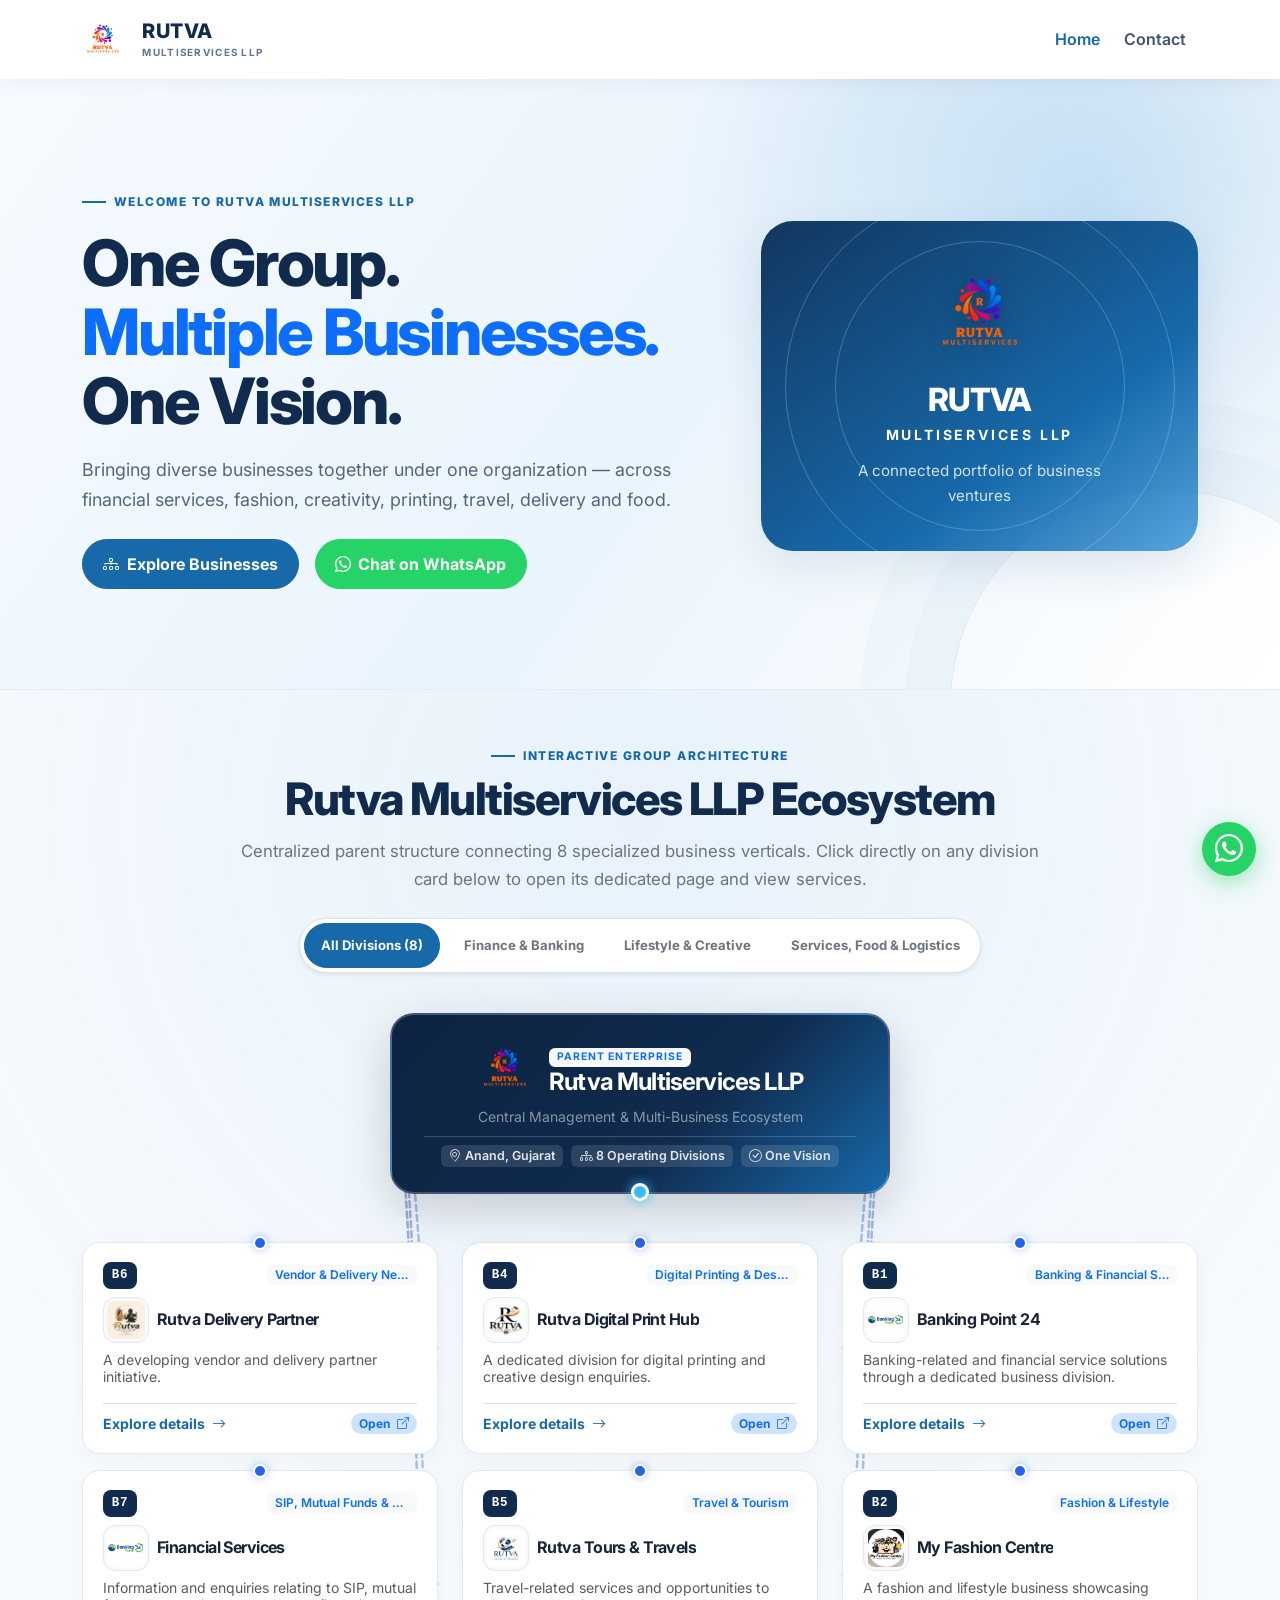
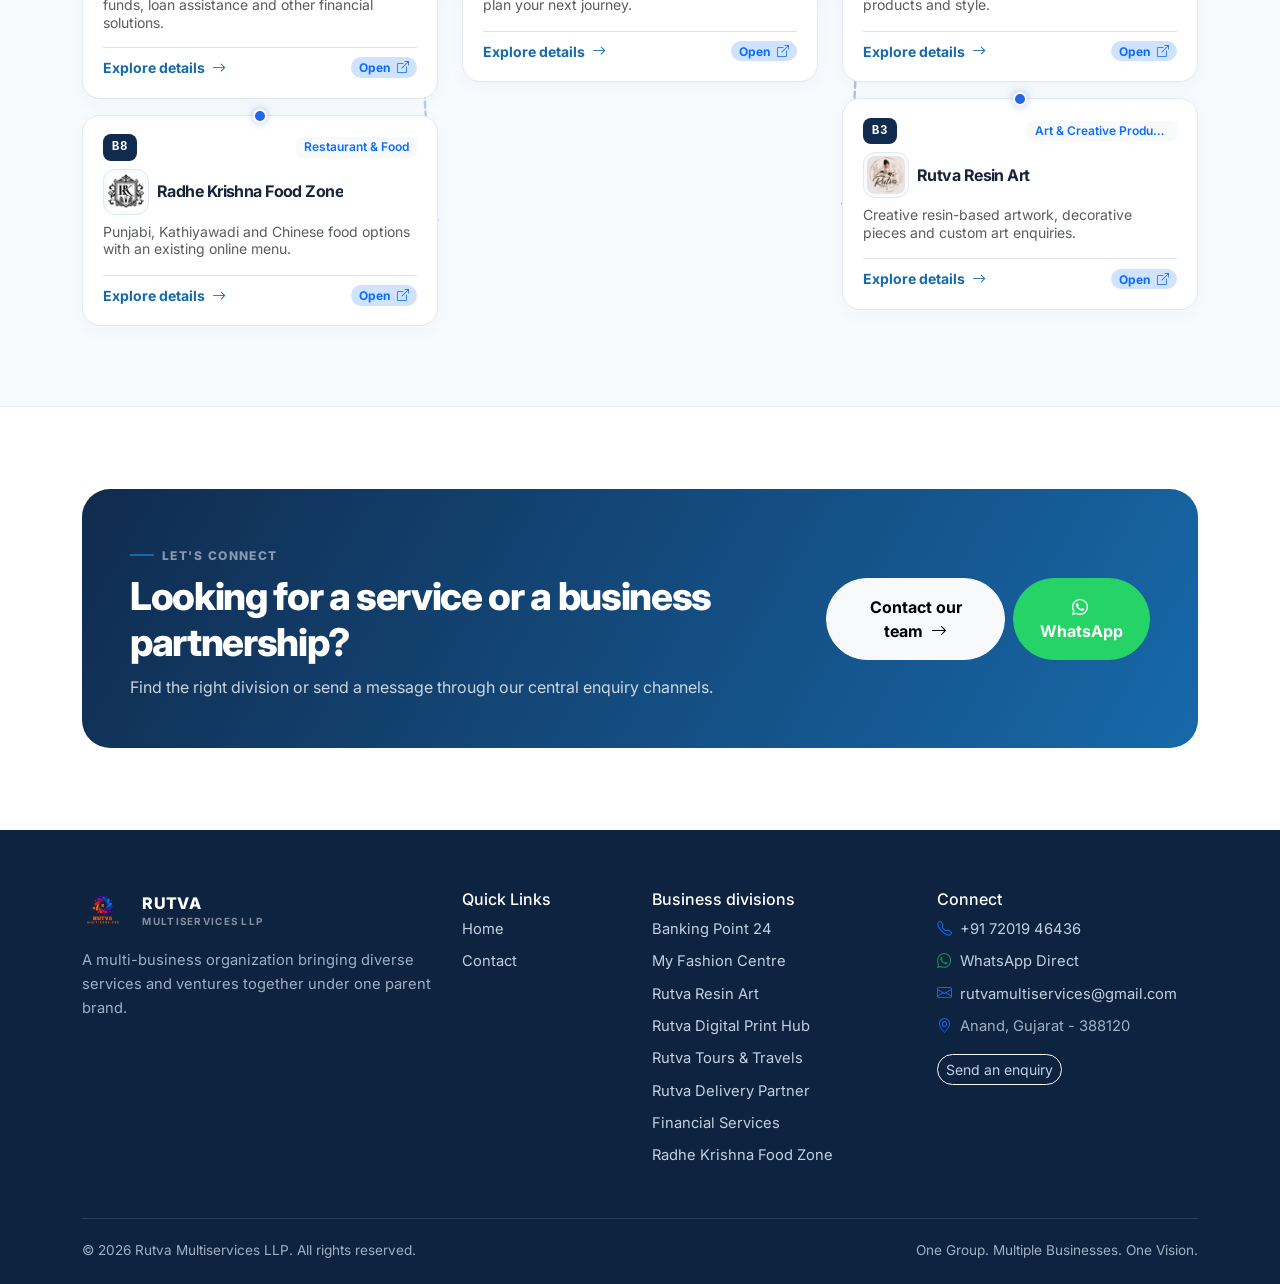
<file: index.html>
<!doctype html>
<html lang="en">
<head>
  <meta charset="utf-8">
  <meta name="viewport" content="width=device-width, initial-scale=1">
  <meta name="theme-color" content="#102b4e">
  <meta name="description" content="Rutva Multiservices LLP brings together diverse business divisions across financial services, fashion, creative arts, printing, travel, delivery and food.">
  <title>Home | Rutva Multiservices LLP</title>
  <link rel="preconnect" href="https://fonts.googleapis.com">
  <link rel="preconnect" href="https://fonts.gstatic.com" crossorigin>
  <link href="https://fonts.googleapis.com/css2?family=Inter:wght@400;500;600;700;800&display=swap" rel="stylesheet">
  <link href="https://cdn.jsdelivr.net/npm/bootstrap@5.3.3/dist/css/bootstrap.min.css" rel="stylesheet">
  <link href="https://cdn.jsdelivr.net/npm/bootstrap-icons@1.11.3/font/bootstrap-icons.min.css" rel="stylesheet">
  <link href="css/style.css" rel="stylesheet">
  <link rel="icon" href="assets/images/favicon.svg" type="image/svg+xml">
</head>
<body>
  <!-- Initial Branded Loading Screen -->
  <div id="sitePreloader" class="site-preloader">
    <div class="preloader-content text-center">
      <div class="preloader-brand">
        <img src="assets/images/Rutva Multiservices LLP.png" alt="Rutva Multiservices LLP" class="mb-3 mx-auto" style="max-height:75px;max-width:240px;object-fit:contain;">
        <h2 class="text-white mb-1 fw-bold" style="letter-spacing:0.06em;">RUTVA</h2>
        <div class="small text-white-50 text-uppercase fw-semibold" style="letter-spacing:0.25em;">Multiservices LLP</div>
      </div>
      <div class="preloader-bar mt-4">
        <div class="preloader-progress"></div>
      </div>
      <div class="small text-white-50 mt-2" style="font-size:0.75rem;">Loading Business Ecosystem...</div>
    </div>
  </div>

  <!-- Navbar: Cleaned (About Us, Our Businesses & Contact Button Removed) -->
  <nav class="navbar navbar-expand-lg sticky-top">
    <div class="container">
      <a class="navbar-brand d-flex align-items-center" href="index.html">
        <img src="assets/images/Rutva Multiservices LLP.png" alt="Rutva Logo" class="navbar-logo-img me-2">
        <span class="brand-copy">RUTVA<small>MULTISERVICES LLP</small></span>
      </a>
      <button class="navbar-toggler" type="button" data-bs-toggle="collapse" data-bs-target="#mainNav" aria-controls="mainNav" aria-expanded="false" aria-label="Toggle navigation">
        <span class="navbar-toggler-icon"></span>
      </button>
      <div class="collapse navbar-collapse" id="mainNav">
        <ul class="navbar-nav ms-auto align-items-lg-center">
          <li class="nav-item"><a class="nav-link active" aria-current="page" href="index.html">Home</a></li>
          <li class="nav-item"><a class="nav-link" href="contact.html">Contact</a></li>
        </ul>
      </div>
    </div>
  </nav>

  <!-- Hero Section -->
  <header class="hero">
    <div class="container position-relative">
      <div class="row align-items-center g-5">
        <div class="col-lg-7 reveal">
          <span class="eyebrow">Welcome to Rutva Multiservices LLP</span>
          <h1>One Group.<br><span class="text-primary">Multiple Businesses.</span><br>One Vision.</h1>
          <p>Bringing diverse businesses together under one organization — across financial services, fashion, creativity, printing, travel, delivery and food.</p>
          <div class="d-flex flex-wrap gap-3 mt-4">
            <a class="btn btn-primary" href="#groupEcosystem"><i class="bi bi-diagram-3 me-1"></i> Explore Businesses</a>
            <a class="btn btn-whatsapp" href="https://wa.me/917201946436?text=Hi%20Rutva%20Multiservices%2C%20I%20have%20an%20enquiry" target="_blank" rel="noopener noreferrer">
              <i class="bi bi-whatsapp"></i> Chat on WhatsApp
            </a>
          </div>
        </div>
        <div class="col-lg-5">
          <div class="hero-art">
            <div class="hero-art-inner">
              <img src="assets/images/Rutva Multiservices LLP.png" alt="Rutva Multiservices LLP Logo" class="img-fluid mb-2" style="max-height:100px;filter:drop-shadow(0 4px 12px rgba(0,0,0,0.3));">
              <h2 class="text-white mt-2 mb-1">RUTVA</h2>
              <div class="small fw-bold text-uppercase" style="letter-spacing:.2em">Multiservices LLP</div>
              <p>A connected portfolio of business ventures</p>
            </div>
          </div>
        </div>
      </div>
    </div>
  </header>

  <!-- Interactive Dynamic Organization & Ecosystem Chart (Click Card to Directly View Business) -->
  <section class="section section-soft py-5 ecosystem-section" id="groupEcosystem">
    <div class="container">
      <div class="section-heading text-center mx-auto mb-4" style="max-width: 820px;">
        <span class="eyebrow justify-content-center">Interactive Group Architecture</span>
        <h2 class="mt-2">Rutva Multiservices LLP Ecosystem</h2>
        <p class="text-secondary mb-3">
          Centralized parent structure connecting 8 specialized business verticals. Click directly on any division card below to open its dedicated page and view services.
        </p>
        
        <!-- Filter / View Controls -->
        <div class="d-inline-flex flex-wrap justify-content-center gap-2 p-1 bg-white rounded-pill border shadow-sm mt-2" id="treeFilterGroup">
          <button class="btn btn-sm btn-primary rounded-pill px-3 filter-btn active" data-filter="all">All Divisions (8)</button>
          <button class="btn btn-sm btn-outline-secondary border-0 rounded-pill px-3 filter-btn" data-filter="finance">Finance & Banking</button>
          <button class="btn btn-sm btn-outline-secondary border-0 rounded-pill px-3 filter-btn" data-filter="creative">Lifestyle & Creative</button>
          <button class="btn btn-sm btn-outline-secondary border-0 rounded-pill px-3 filter-btn" data-filter="services">Services, Food & Logistics</button>
        </div>
      </div>

      <!-- Dynamic Flowchart Canvas with SVG Connecting Lines -->
      <div class="tree-canvas-wrapper" id="treeCanvasWrapper">
        <svg class="tree-lines-svg" id="treeSvg" aria-hidden="true">
          <defs>
            <linearGradient id="lineGradIdle" x1="0%" y1="0%" x2="100%" y2="100%">
              <stop offset="0%" stop-color="#1e3a8a" stop-opacity="0.45"/>
              <stop offset="100%" stop-color="#3b82f6" stop-opacity="0.3"/>
            </linearGradient>
            <linearGradient id="lineGradActive" x1="0%" y1="0%" x2="100%" y2="100%">
              <stop offset="0%" stop-color="#0284c7" stop-opacity="1"/>
              <stop offset="100%" stop-color="#38bdf8" stop-opacity="1"/>
            </linearGradient>
          </defs>
          <g id="treeLinesGroup"></g>
        </svg>

        <!-- Top Center Parent Node (Matching user sketch: Rutva Multi LLP) -->
        <div class="text-center mb-5 position-relative" style="z-index: 10;">
          <div class="parent-org-card mx-auto text-white shadow-lg" id="parentOrgCard">
            <div class="d-flex align-items-center justify-content-center gap-3 mb-2">
              <img src="assets/images/Rutva Multiservices LLP.png" alt="Rutva Logo" class="parent-logo-img">
              <div class="text-start">
                <span class="badge bg-light text-primary px-2 py-1 text-uppercase fw-bold" style="font-size:0.65rem; letter-spacing:0.1em;">Parent Enterprise</span>
                <h3 class="h4 mb-0 fw-bold text-white">Rutva Multiservices LLP</h3>
              </div>
            </div>
            <p class="small text-white-50 mb-2">Central Management & Multi-Business Ecosystem</p>
            <div class="parent-meta d-flex justify-content-center flex-wrap gap-2 pt-2 border-top border-white-10">
              <span class="badge bg-white-10"><i class="bi bi-geo-alt me-1"></i>Anand, Gujarat</span>
              <span class="badge bg-white-10"><i class="bi bi-diagram-3 me-1"></i>8 Operating Divisions</span>
              <span class="badge bg-white-10"><i class="bi bi-check-circle me-1"></i>One Vision</span>
            </div>
            <div class="connector-pin" id="parentPin"></div>
          </div>
        </div>

        <!-- Branch Child Nodes Arranged into 3 Columns Matching User Sketch -->
        <div class="row g-4 position-relative" id="childNodesGrid" style="z-index: 5;">
          <!-- Column 1 (Left): B6, B7, B8 -->
          <div class="col-lg-4 d-flex flex-column gap-3" id="treeColLeft"></div>
          <!-- Column 2 (Center): B4, B5 -->
          <div class="col-lg-4 d-flex flex-column gap-3" id="treeColCenter"></div>
          <!-- Column 3 (Right): B1, B2, B3 -->
          <div class="col-lg-4 d-flex flex-column gap-3" id="treeColRight"></div>
        </div>
      </div>
    </div>
  </section>


  <!-- CTA Section -->
  <section class="section">
    <div class="container">
      <div class="cta">
        <div class="row align-items-center g-4">
          <div class="col-lg-8">
            <span class="eyebrow text-white-50">Let's connect</span>
            <h2 class="mt-2">Looking for a service or a business partnership?</h2>
            <p class="mb-0">Find the right division or send a message through our central enquiry channels.</p>
          </div>
          <div class="col-lg-4 text-lg-end d-flex flex-column flex-sm-row justify-content-lg-end gap-2">
            <a class="btn btn-light rounded-pill fw-bold px-4 py-3" href="contact.html">Contact our team <i class="bi bi-arrow-right ms-1"></i></a>
            <a class="btn btn-success rounded-pill fw-bold px-4 py-3" href="https://wa.me/917201946436?text=Hi%20Rutva%20Multiservices%2C%20I%20have%20an%20enquiry" target="_blank" rel="noopener noreferrer" style="background:#25D366;border-color:#25D366;">
              <i class="bi bi-whatsapp me-1"></i> WhatsApp
            </a>
          </div>
        </div>
      </div>
    </div>
  </section>

  <footer class="footer">
    <div class="container">
      <div class="row g-4">
        <div class="col-lg-4">
          <a class="navbar-brand text-white d-flex align-items-center" href="index.html">
            <img src="assets/images/Rutva Multiservices LLP.png" alt="Rutva Logo" class="navbar-logo-img me-2">
            <span class="brand-copy text-white">RUTVA<small class="text-white-50">MULTISERVICES LLP</small></span>
          </a>
          <p class="footer-muted mt-3">A multi-business organization bringing diverse services and ventures together under one parent brand.</p>
        </div>
        <div class="col-6 col-lg-2">
          <h5>Quick Links</h5>
          <ul class="list-unstyled footer-muted">
            <li class="mb-2"><a href="index.html">Home</a></li>
            <li class="mb-2"><a href="contact.html">Contact</a></li>
          </ul>
        </div>
        <div class="col-6 col-lg-3">
          <h5>Business divisions</h5>
          <ul class="list-unstyled footer-muted" id="footerBusinesses"></ul>
        </div>
        <div class="col-lg-3">
          <h5>Connect</h5>
          <ul class="list-unstyled footer-muted mb-3">
            <li class="mb-2"><i class="bi bi-telephone me-2 text-primary"></i><a href="tel:+917201946436">+91 72019 46436</a></li>
            <li class="mb-2"><i class="bi bi-whatsapp me-2 text-success"></i><a href="https://wa.me/917201946436?text=Hi%20Rutva%20Multiservices%2C%20I%20have%20an%20enquiry" target="_blank" rel="noopener noreferrer">WhatsApp Direct</a></li>
            <li class="mb-2"><i class="bi bi-envelope me-2 text-primary"></i><a href="mailto:rutvamultiservices@gmail.com">rutvamultiservices@gmail.com</a></li>
            <li class="mb-2"><i class="bi bi-geo-alt me-2 text-primary"></i><span>Anand, Gujarat - 388120</span></li>
          </ul>
          <a class="btn btn-outline-light btn-sm rounded-pill" href="contact.html">Send an enquiry</a>
        </div>
      </div>
      <div class="footer-bottom d-flex flex-column flex-md-row justify-content-between gap-2">
        <span>© <span id="year"></span> Rutva Multiservices LLP. All rights reserved.</span>
        <span>One Group. Multiple Businesses. One Vision.</span>
      </div>
    </div>
  </footer>

  <!-- Floating WhatsApp Quick Connect Button -->
  <a href="https://wa.me/917201946436?text=Hi%20Rutva%20Multiservices%2C%20I%20have%20an%20enquiry" class="whatsapp-float" target="_blank" rel="noopener noreferrer" aria-label="Chat on WhatsApp" title="Chat on WhatsApp">
    <i class="bi bi-whatsapp"></i>
  </a>

  <script src="https://cdn.jsdelivr.net/npm/bootstrap@5.3.3/dist/js/bootstrap.bundle.min.js"></script>
  <script src="js/config.js"></script>
  <script src="js/businesses.js"></script>
  <script src="js/main.js"></script>
</body>
</html>
</file>
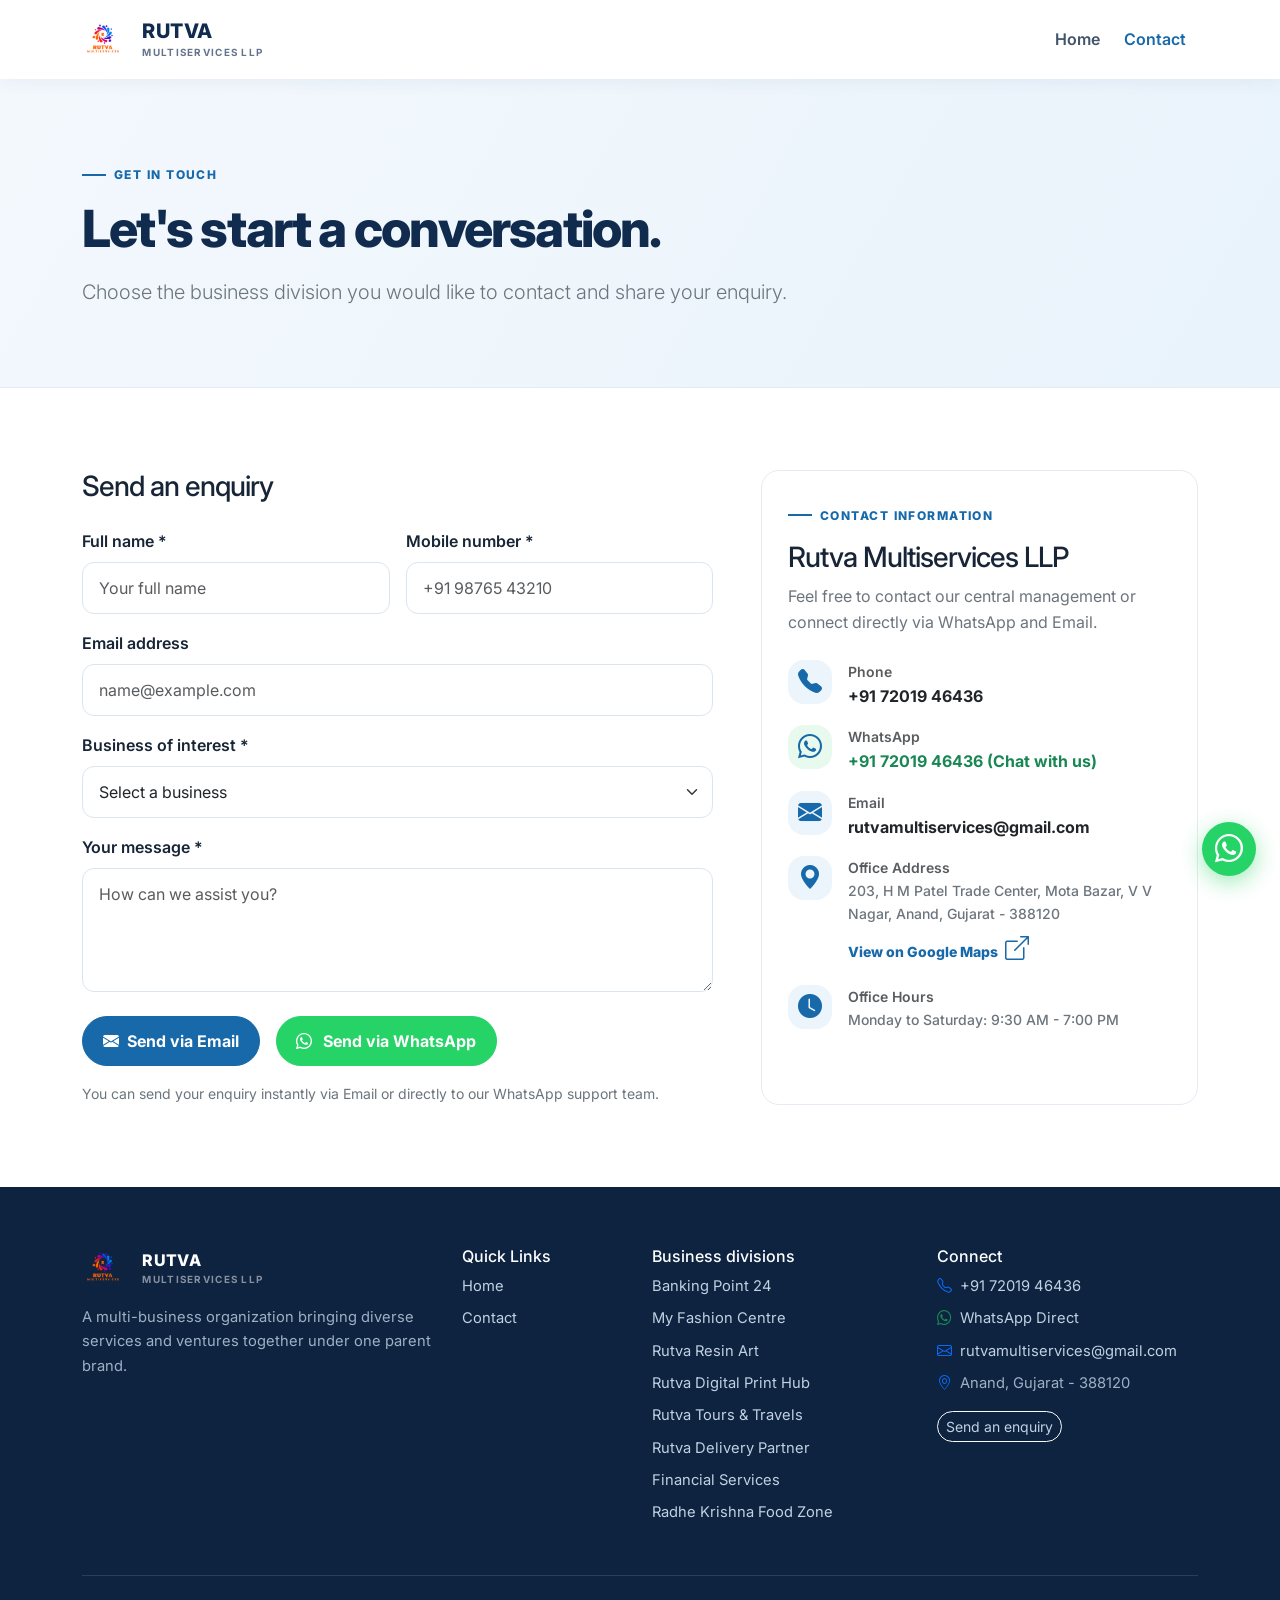
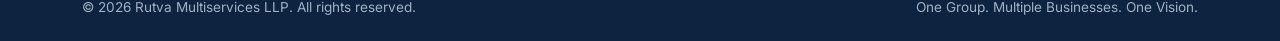
<file: contact.html>
<!doctype html>
<html lang="en">
<head>
  <meta charset="utf-8">
  <meta name="viewport" content="width=device-width, initial-scale=1">
  <meta name="theme-color" content="#102b4e">
  <meta name="description" content="Rutva Multiservices LLP brings together diverse business divisions across financial services, fashion, creative arts, printing, travel, delivery and food.">
  <title>Contact Us | Rutva Multiservices LLP</title>
  <link rel="preconnect" href="https://fonts.googleapis.com">
  <link rel="preconnect" href="https://fonts.gstatic.com" crossorigin>
  <link href="https://fonts.googleapis.com/css2?family=Inter:wght@400;500;600;700;800&display=swap" rel="stylesheet">
  <link href="https://cdn.jsdelivr.net/npm/bootstrap@5.3.3/dist/css/bootstrap.min.css" rel="stylesheet">
  <link href="https://cdn.jsdelivr.net/npm/bootstrap-icons@1.11.3/font/bootstrap-icons.min.css" rel="stylesheet">
  <link href="css/style.css" rel="stylesheet">
  <link rel="icon" href="assets/images/favicon.svg" type="image/svg+xml">
</head>
<body>
  <!-- Navbar: Cleaned (Only Home & Contact) -->
  <nav class="navbar navbar-expand-lg sticky-top">
    <div class="container">
      <a class="navbar-brand d-flex align-items-center" href="index.html">
        <img src="assets/images/Rutva Multiservices LLP.png" alt="Rutva Logo" class="navbar-logo-img me-2">
        <span class="brand-copy">RUTVA<small>MULTISERVICES LLP</small></span>
      </a>
      <button class="navbar-toggler" type="button" data-bs-toggle="collapse" data-bs-target="#mainNav" aria-controls="mainNav" aria-expanded="false" aria-label="Toggle navigation">
        <span class="navbar-toggler-icon"></span>
      </button>
      <div class="collapse navbar-collapse" id="mainNav">
        <ul class="navbar-nav ms-auto align-items-lg-center">
          <li class="nav-item"><a class="nav-link" href="index.html">Home</a></li>
          <li class="nav-item"><a class="nav-link active" aria-current="page" href="contact.html">Contact</a></li>
        </ul>
      </div>
    </div>
  </nav>

  <section class="page-hero">
    <div class="container">
      <div class="eyebrow">Get in touch</div>
      <h1>Let's start a conversation.</h1>
      <p class="lead text-secondary mb-0">Choose the business division you would like to contact and share your enquiry.</p>
    </div>
  </section>

  <section class="section">
    <div class="container">
      <div class="row g-5">
        <div class="col-lg-7">
          <h2 class="h3 mb-4">Send an enquiry</h2>
          <form id="contactForm" class="row g-3">
            <div class="col-md-6">
              <label class="form-label fw-semibold" for="name">Full name *</label>
              <input class="form-control" id="name" name="name" placeholder="Your full name" required>
            </div>
            <div class="col-md-6">
              <label class="form-label fw-semibold" for="phone">Mobile number *</label>
              <input class="form-control" id="phone" name="phone" inputmode="tel" placeholder="+91 98765 43210" required>
            </div>
            <div class="col-12">
              <label class="form-label fw-semibold" for="email">Email address</label>
              <input class="form-control" id="email" name="email" type="email" placeholder="name@example.com">
            </div>
            <div class="col-12">
              <label class="form-label fw-semibold" for="business">Business of interest *</label>
              <select class="form-select" id="business" name="business" required>
                <option value="">Select a business</option>
              </select>
            </div>
            <div class="col-12">
              <label class="form-label fw-semibold" for="message">Your message *</label>
              <textarea class="form-control" id="message" name="message" rows="4" placeholder="How can we assist you?" required></textarea>
            </div>
            <div class="col-12 d-flex flex-wrap gap-3 pt-2">
              <button class="btn btn-primary" type="submit" name="submitType" value="email">
                <i class="bi bi-envelope-fill me-1"></i> Send via Email
              </button>
              <button class="btn btn-whatsapp" type="submit" name="submitType" value="whatsapp">
                <i class="bi bi-whatsapp me-1"></i> Send via WhatsApp
              </button>
            </div>
            <div class="col-12">
              <div id="formFeedback" class="small text-secondary" aria-live="polite">
                You can send your enquiry instantly via Email or directly to our WhatsApp support team.
              </div>
            </div>
          </form>
        </div>
        <div class="col-lg-5">
          <div class="feature-box">
            <span class="eyebrow">Contact information</span>
            <h2 class="h3 mt-3">Rutva Multiservices LLP</h2>
            <p class="text-secondary">Feel free to contact our central management or connect directly via WhatsApp and Email.</p>
            
            <div class="d-flex flex-column gap-3 mt-4">
              <div class="d-flex align-items-start gap-3">
                <div class="business-icon mb-0 flex-shrink-0" style="width:44px;height:44px;font-size:1.15rem">
                  <i class="bi bi-telephone-fill"></i>
                </div>
                <div>
                  <div class="small text-muted fw-semibold">Phone</div>
                  <a href="tel:+917201946436" class="fw-bold text-dark text-decoration-none">+91 72019 46436</a>
                </div>
              </div>

              <div class="d-flex align-items-start gap-3">
                <div class="business-icon mb-0 flex-shrink-0" style="width:44px;height:44px;font-size:1.15rem;background:#e8f9ee;color:#25D366;">
                  <i class="bi bi-whatsapp"></i>
                </div>
                <div>
                  <div class="small text-muted fw-semibold">WhatsApp</div>
                  <a href="https://wa.me/917201946436?text=Hi%20Rutva%20Multiservices%2C%20I%20have%20an%20enquiry" target="_blank" rel="noopener noreferrer" class="fw-bold text-success text-decoration-none">
                    +91 72019 46436 (Chat with us)
                  </a>
                </div>
              </div>

              <div class="d-flex align-items-start gap-3">
                <div class="business-icon mb-0 flex-shrink-0" style="width:44px;height:44px;font-size:1.15rem">
                  <i class="bi bi-envelope-fill"></i>
                </div>
                <div>
                  <div class="small text-muted fw-semibold">Email</div>
                  <a href="mailto:rutvamultiservices@gmail.com" class="fw-bold text-dark text-decoration-none">rutvamultiservices@gmail.com</a>
                </div>
              </div>

              <div class="d-flex align-items-start gap-3">
                <div class="business-icon mb-0 flex-shrink-0" style="width:44px;height:44px;font-size:1.15rem">
                  <i class="bi bi-geo-alt-fill"></i>
                </div>
                <div>
                  <div class="small text-muted fw-semibold">Office Address</div>
                  <p class="mb-1 text-secondary small fw-medium">
                    203, H M Patel Trade Center, Mota Bazar, V V Nagar, Anand, Gujarat - 388120
                  </p>
                  <a href="https://www.google.com/maps/search/?api=1&query=H+M+Patel+Trade+center+Mota+bazar+V+V+Nagar+Anand" target="_blank" rel="noopener noreferrer" class="small text-link">
                    View on Google Maps <i class="bi bi-box-arrow-up-right ms-1"></i>
                  </a>
                </div>
              </div>

              <div class="d-flex align-items-start gap-3">
                <div class="business-icon mb-0 flex-shrink-0" style="width:44px;height:44px;font-size:1.15rem">
                  <i class="bi bi-clock-fill"></i>
                </div>
                <div>
                  <div class="small text-muted fw-semibold">Office Hours</div>
                  <p class="mb-0 text-secondary small fw-medium">Monday to Saturday: 9:30 AM - 7:00 PM</p>
                </div>
              </div>
            </div>
          </div>
        </div>
      </div>
    </div>
  </section>

  <footer class="footer">
    <div class="container">
      <div class="row g-4">
        <div class="col-lg-4">
          <a class="navbar-brand text-white d-flex align-items-center" href="index.html">
            <img src="assets/images/Rutva Multiservices LLP.png" alt="Rutva Logo" class="navbar-logo-img me-2">
            <span class="brand-copy text-white">RUTVA<small class="text-white-50">MULTISERVICES LLP</small></span>
          </a>
          <p class="footer-muted mt-3">A multi-business organization bringing diverse services and ventures together under one parent brand.</p>
        </div>
        <div class="col-6 col-lg-2">
          <h5>Quick Links</h5>
          <ul class="list-unstyled footer-muted">
            <li class="mb-2"><a href="index.html">Home</a></li>
            <li class="mb-2"><a href="contact.html">Contact</a></li>
          </ul>
        </div>
        <div class="col-6 col-lg-3">
          <h5>Business divisions</h5>
          <ul class="list-unstyled footer-muted" id="footerBusinesses"></ul>
        </div>
        <div class="col-lg-3">
          <h5>Connect</h5>
          <ul class="list-unstyled footer-muted mb-3">
            <li class="mb-2"><i class="bi bi-telephone me-2 text-primary"></i><a href="tel:+917201946436">+91 72019 46436</a></li>
            <li class="mb-2"><i class="bi bi-whatsapp me-2 text-success"></i><a href="https://wa.me/917201946436?text=Hi%20Rutva%20Multiservices%2C%20I%20have%20an%20enquiry" target="_blank" rel="noopener noreferrer">WhatsApp Direct</a></li>
            <li class="mb-2"><i class="bi bi-envelope me-2 text-primary"></i><a href="mailto:rutvamultiservices@gmail.com">rutvamultiservices@gmail.com</a></li>
            <li class="mb-2"><i class="bi bi-geo-alt me-2 text-primary"></i><span>Anand, Gujarat - 388120</span></li>
          </ul>
          <a class="btn btn-outline-light btn-sm rounded-pill" href="contact.html">Send an enquiry</a>
        </div>
      </div>
      <div class="footer-bottom d-flex flex-column flex-md-row justify-content-between gap-2">
        <span>© <span id="year"></span> Rutva Multiservices LLP. All rights reserved.</span>
        <span>One Group. Multiple Businesses. One Vision.</span>
      </div>
    </div>
  </footer>

  <!-- Floating WhatsApp Quick Connect Button -->
  <a href="https://wa.me/917201946436?text=Hi%20Rutva%20Multiservices%2C%20I%20have%20an%20enquiry" class="whatsapp-float" target="_blank" rel="noopener noreferrer" aria-label="Chat on WhatsApp" title="Chat on WhatsApp">
    <i class="bi bi-whatsapp"></i>
  </a>

  <script src="https://cdn.jsdelivr.net/npm/bootstrap@5.3.3/dist/js/bootstrap.bundle.min.js"></script>
  <script src="js/config.js"></script>
  <script src="js/businesses.js"></script>
  <script src="js/main.js"></script>
</body>
</html>
</file>
<file: css/style.css>
:root{--navy:#102b4e;--blue:#1769aa;--blue2:#2d8bd1;--pale:#edf5fc;--ink:#172536;--muted:#64748b;--line:#e4ebf2;--white:#fff;--shadow:0 16px 45px rgba(16,43,78,.09)}
*{box-sizing:border-box}html{scroll-behavior:smooth}body{font-family:Inter,system-ui,-apple-system,"Segoe UI",sans-serif;color:var(--ink);background:#fff;line-height:1.65}a{text-decoration:none}img{max-width:100%}.navbar{background:rgba(255,255,255,.96);backdrop-filter:blur(12px);box-shadow:0 2px 18px rgba(16,43,78,.06);padding:.85rem 0}.navbar-brand{font-weight:800;letter-spacing:.02em;color:var(--navy)!important;display:flex;align-items:center;gap:.65rem}.brand-mark{width:42px;height:42px;border-radius:13px;background:linear-gradient(135deg,var(--blue),var(--navy));display:grid;place-items:center;color:white;font-weight:800;font-size:1.05rem}.brand-copy{line-height:1.15}.brand-copy small{display:block;font-size:.62rem;letter-spacing:.13em;color:var(--muted);font-weight:700;margin-top:4px}.nav-link{font-weight:600;color:#41546a!important;margin:0 .25rem}.nav-link:hover,.nav-link.active{color:var(--blue)!important}.btn-primary{background:var(--blue);border-color:var(--blue);border-radius:999px;padding:.75rem 1.25rem;font-weight:700}.btn-primary:hover{background:var(--navy);border-color:var(--navy)}.btn-outline-primary{border-radius:999px;padding:.72rem 1.2rem;font-weight:700}.hero{position:relative;overflow:hidden;background:radial-gradient(circle at 85% 20%,rgba(45,139,209,.23),transparent 34%),linear-gradient(125deg,#f6faff 0%,#eaf4fc 52%,#fff 100%);padding:105px 0 100px}.hero:after{content:"";position:absolute;width:430px;height:430px;border:1px solid rgba(23,105,170,.12);border-radius:50%;right:-100px;bottom:-230px;box-shadow:0 0 0 45px rgba(23,105,170,.025),0 0 0 90px rgba(23,105,170,.02)}.eyebrow{display:inline-flex;align-items:center;gap:.5rem;color:var(--blue);font-weight:800;text-transform:uppercase;letter-spacing:.12em;font-size:.75rem}.eyebrow:before{content:"";width:24px;height:2px;background:var(--blue)}h1,h2,h3,h4{color:var(--navy);font-weight:800;letter-spacing:-.035em}h1{font-size:clamp(2.6rem,5vw,4.65rem);line-height:1.08;margin:1rem 0 1.25rem}.hero p{font-size:1.12rem;color:#52677d;max-width:650px}.hero-art{min-height:330px;border-radius:32px;background:linear-gradient(145deg,#12365f,#1769aa 65%,#58a5dd);position:relative;overflow:hidden;box-shadow:var(--shadow);display:flex;align-items:center;justify-content:center;color:white}.hero-art:before,.hero-art:after{content:"";position:absolute;border:1px solid rgba(255,255,255,.22);border-radius:50%;width:290px;height:290px}.hero-art:after{width:390px;height:390px}.hero-art-inner{position:relative;z-index:1;text-align:center;padding:2rem}.hero-art .big-mark{font-size:5rem;font-weight:900;line-height:1}.hero-art p{color:rgba(255,255,255,.8);margin:.75rem auto 0;max-width:250px;font-size:.95rem}.section{padding:82px 0}.section-soft{background:#f6faff}.section-heading{max-width:700px;margin-bottom:2.5rem}.section-heading h2{font-size:clamp(2rem,3.5vw,3rem);margin:.7rem 0}.section-heading p{color:var(--muted);font-size:1.05rem}.business-card{height:100%;border:1px solid var(--line);border-radius:20px;padding:25px;background:#fff;transition:.25s ease;box-shadow:0 5px 20px rgba(16,43,78,.035)}.business-card:hover{transform:translateY(-6px);box-shadow:var(--shadow);border-color:#c9def0}.business-icon{width:54px;height:54px;border-radius:16px;background:var(--pale);color:var(--blue);display:grid;place-items:center;font-size:1.45rem;margin-bottom:1.1rem}.business-card h3{font-size:1.18rem;letter-spacing:-.02em}.business-card p{color:var(--muted);font-size:.94rem;min-height:76px}.text-link{font-weight:800;color:var(--blue)}.feature-box{padding:26px;border-radius:18px;background:white;border:1px solid var(--line);height:100%}.feature-box i{font-size:1.5rem;color:var(--blue)}.feature-box h3{font-size:1.1rem;margin:.8rem 0 .4rem}.feature-box p{color:var(--muted);margin:0}.cta{background:linear-gradient(120deg,#102b4e,#1769aa);border-radius:28px;padding:48px;color:white}.cta h2{color:white;font-size:clamp(1.8rem,3vw,2.6rem)}.cta p{color:rgba(255,255,255,.78)}.page-hero{padding:78px 0;background:linear-gradient(120deg,#f3f8fd,#e9f3fb);border-bottom:1px solid var(--line)}.page-hero h1{font-size:clamp(2.25rem,4vw,3.6rem)}.breadcrumb{font-size:.9rem}.breadcrumb a{color:var(--blue)}.service-item{padding:15px 18px;border:1px solid var(--line);border-radius:13px;background:white;height:100%;font-weight:650}.service-item i{color:var(--blue);margin-right:.55rem}.notice{border-left:4px solid #e0a52b;background:#fff9e9;padding:16px 18px;border-radius:8px;color:#71521a}.form-control,.form-select{border-radius:12px;padding:.8rem 1rem;border-color:#dbe5ee}.form-control:focus,.form-select:focus{border-color:var(--blue2);box-shadow:0 0 0 .2rem rgba(45,139,209,.12)}.footer{background:#0d2340;color:#d8e4f0;padding:60px 0 22px}.footer h5{color:white;font-size:1rem}.footer a{color:#c0d1e1}.footer a:hover{color:white}.footer-muted{color:#9eb1c4;font-size:.92rem}.footer-bottom{border-top:1px solid rgba(255,255,255,.12);margin-top:35px;padding-top:20px;color:#9eb1c4;font-size:.85rem}.social-link{display:inline-grid;place-items:center;width:38px;height:38px;border:1px solid rgba(255,255,255,.25);border-radius:50%;margin-right:7px}.empty-contact{background:#f5f9fd;border:1px dashed #b8cde0;padding:18px;border-radius:14px;color:#536a80}.reveal{animation:rise .65s both}@keyframes rise{from{opacity:0;transform:translateY(14px)}to{opacity:1;transform:translateY(0)}}.mobile-bottom-space{padding-bottom:15px}@media(max-width:767px){.hero{padding:72px 0 60px}.hero-art{min-height:250px}.section{padding:60px 0}.cta{padding:32px 24px}.business-card p{min-height:0}.navbar .btn{margin-top:10px}.page-hero{padding:55px 0}}


/* Connection & Action Utilities */
.btn-whatsapp{background-color:#25D366;border-color:#25D366;color:#fff!important;border-radius:999px;padding:.72rem 1.2rem;font-weight:700;display:inline-flex;align-items:center;justify-content:center;gap:.45rem;text-decoration:none;transition:all .2s ease}
.btn-whatsapp:hover{background-color:#20ba5a;border-color:#20ba5a;color:#fff!important;transform:translateY(-2px);box-shadow:0 6px 18px rgba(37,211,102,.38)}
.whatsapp-float{position:fixed;bottom:24px;right:24px;width:54px;height:54px;background-color:#25D366;color:#fff!important;border-radius:50%;display:grid;place-items:center;font-size:28px;box-shadow:0 6px 22px rgba(37,211,102,.45);z-index:1050;transition:all .25s ease;text-decoration:none}
.whatsapp-float:hover{transform:scale(1.1);background-color:#20ba5a;box-shadow:0 8px 26px rgba(37,211,102,.6)}
.contact-detail-card{background:#fff;border:1px solid var(--line);border-radius:16px;padding:1.25rem}


/* Site Preloader */
.site-preloader{position:fixed;inset:0;background:linear-gradient(135deg,#0d2340 0%,#102b4e 50%,#1769aa 100%);display:flex;align-items:center;justify-content:center;z-index:99999;transition:opacity .45s ease,visibility .45s ease}
.site-preloader.fade-out{opacity:0;visibility:hidden;pointer-events:none}
.preloader-bar{width:170px;height:4px;background:rgba(255,255,255,.16);border-radius:999px;overflow:hidden;margin:0 auto}
.preloader-progress{width:40%;height:100%;background:linear-gradient(90deg,#38bdf8,#60a5fa);border-radius:999px;animation:preloaderPulse .8s ease-in-out infinite alternate}
@keyframes preloaderPulse{0%{transform:translateX(-60%);width:35%}100%{transform:translateX(180%);width:65%}}

/* Interactive Ecosystem & Organization Chart */
.ecosystem-section{position:relative;overflow:hidden;background:radial-gradient(circle at 50% 10%,rgba(45,139,209,.08),transparent 65%),#f8fbfe;border-top:1px solid var(--line);border-bottom:1px solid var(--line)}
.tree-canvas-wrapper{min-height:560px;padding:1rem 0 2rem;position:relative}
.tree-lines-svg{position:absolute;top:0;left:0;width:100%;height:100%;pointer-events:none;z-index:2;overflow:visible}
.tree-line{transition:stroke .3s ease,stroke-width .3s ease;stroke-linecap:round}
.tree-line.active-pulse{animation:flowDash .75s linear infinite}
@keyframes flowDash{to{stroke-dashoffset:-20}}

/* Parent Group Card */
.parent-org-card{max-width:500px;background:linear-gradient(135deg,#0d2340 0%,#102b4e 60%,#1769aa 100%);border:2px solid rgba(255,255,255,.22);border-radius:24px;padding:1.6rem 2rem;box-shadow:0 16px 45px rgba(16,43,78,.22);position:relative;transition:all .35s ease;cursor:pointer}
.parent-org-card:hover,.parent-org-card.parent-active{transform:translateY(-3px);border-color:#60a5fa;box-shadow:0 22px 55px rgba(23,105,170,.35),0 0 24px rgba(96,165,250,.25)}
.parent-mark{width:48px;height:48px;border-radius:15px;background:linear-gradient(135deg,#38bdf8,#2563eb);display:grid;place-items:center;color:white;font-weight:900;font-size:1.35rem;box-shadow:0 4px 14px rgba(56,189,248,.45)}
.connector-pin{position:absolute;bottom:-9px;left:50%;transform:translateX(-50%);width:18px;height:18px;border-radius:50%;background:#38bdf8;border:3px solid #ffffff;box-shadow:0 0 12px rgba(56,189,248,.9);z-index:10}
.bg-white-10{background:rgba(255,255,255,.12);color:#e2e8f0;font-size:.78rem;font-weight:600}
.border-white-10{border-color:rgba(255,255,255,.18)!important}

/* Branch Child Cards */
.tree-card{background:#ffffff;border:1.5px solid #e2e8f0;border-radius:18px;padding:1.15rem 1.25rem;box-shadow:0 4px 18px rgba(16,43,78,.04);transition:all .25s cubic-bezier(.16,1,.3,1);position:relative;cursor:pointer;z-index:5}
.tree-card:hover,.tree-card.card-active{transform:translateY(-4px);border-color:#1769aa;box-shadow:0 14px 32px rgba(23,105,170,.18)}
.tree-card.filtered-out{opacity:.2;filter:grayscale(85%);pointer-events:none;transform:scale(.97)}
.card-pin{position:absolute;top:-7px;left:50%;transform:translateX(-50%);width:14px;height:14px;border-radius:50%;background:#2563eb;border:2px solid #ffffff;box-shadow:0 0 8px rgba(37,99,235,.4)}
.badge-code{font-family:ui-monospace,SFMono-Regular,Menlo,Monaco,Consolas,monospace;font-weight:800;letter-spacing:.05em;font-size:.78rem;background:#102b4e;color:#fff;border-radius:8px;padding:.2rem .55rem}

/* Filter Controls */
.filter-btn{font-size:.82rem;font-weight:700;transition:all .2s ease}
.filter-btn.active{background:var(--blue)!important;color:#fff!important;border-color:var(--blue)!important}

/* Quick Preview Drawer */
#treeQuickPreview{border-left:5px solid #1769aa!important;animation:fadeInDown .3s ease both}
@keyframes fadeInDown{from{opacity:0;transform:translateY(-10px)}to{opacity:1;transform:translateY(0)}}


/* Logo & Brand Styling */
.navbar-logo-img{max-height:42px;width:auto;object-fit:contain}
.parent-logo-img{max-height:56px;max-width:180px;object-fit:contain}
.tree-card-logo{width:46px;height:46px;border-radius:12px;object-fit:contain;background:#f8fbfe;border:1px solid #e2e8f0;padding:3px;flex-shrink:0}
.business-page-logo{max-height:100px;max-width:200px;object-fit:contain;border-radius:14px;border:1px solid #e2e8f0;background:#ffffff;padding:8px;box-shadow:0 4px 14px rgba(16,43,78,.06)}

/* Sub-Business Page Button Group */
.business-action-group .btn{width:100%;margin-bottom:.55rem;text-align:center;display:flex;align-items:center;justify-content:center;gap:.5rem;padding:.78rem 1.25rem}

/* Instagram Showcase Gallery */
.insta-gallery-grid{display:grid;grid-template-columns:repeat(auto-fill,minmax(200px,1fr));gap:1rem}
.insta-card{position:relative;border-radius:16px;overflow:hidden;aspect-ratio:1/1;background:#f1f5f9;box-shadow:0 4px 14px rgba(16,43,78,.05);display:block;text-decoration:none}
.insta-img{width:100%;height:100%;object-fit:cover;transition:transform .4s ease}
.insta-overlay{position:absolute;inset:0;background:linear-gradient(180deg,rgba(16,43,78,.1) 0%,rgba(16,43,78,.75) 100%);opacity:0;transition:opacity .3s ease;display:flex;flex-direction:column;align-items:center;justify-content:center;color:#fff;gap:.35rem;padding:1rem;text-align:center}
.insta-card:hover .insta-img{transform:scale(1.08)}
.insta-card:hover .insta-overlay{opacity:1}
.insta-badge{background:#e1306c;color:#fff;border-radius:999px;font-size:.72rem;font-weight:700;padding:.2rem .65rem}
</file>
